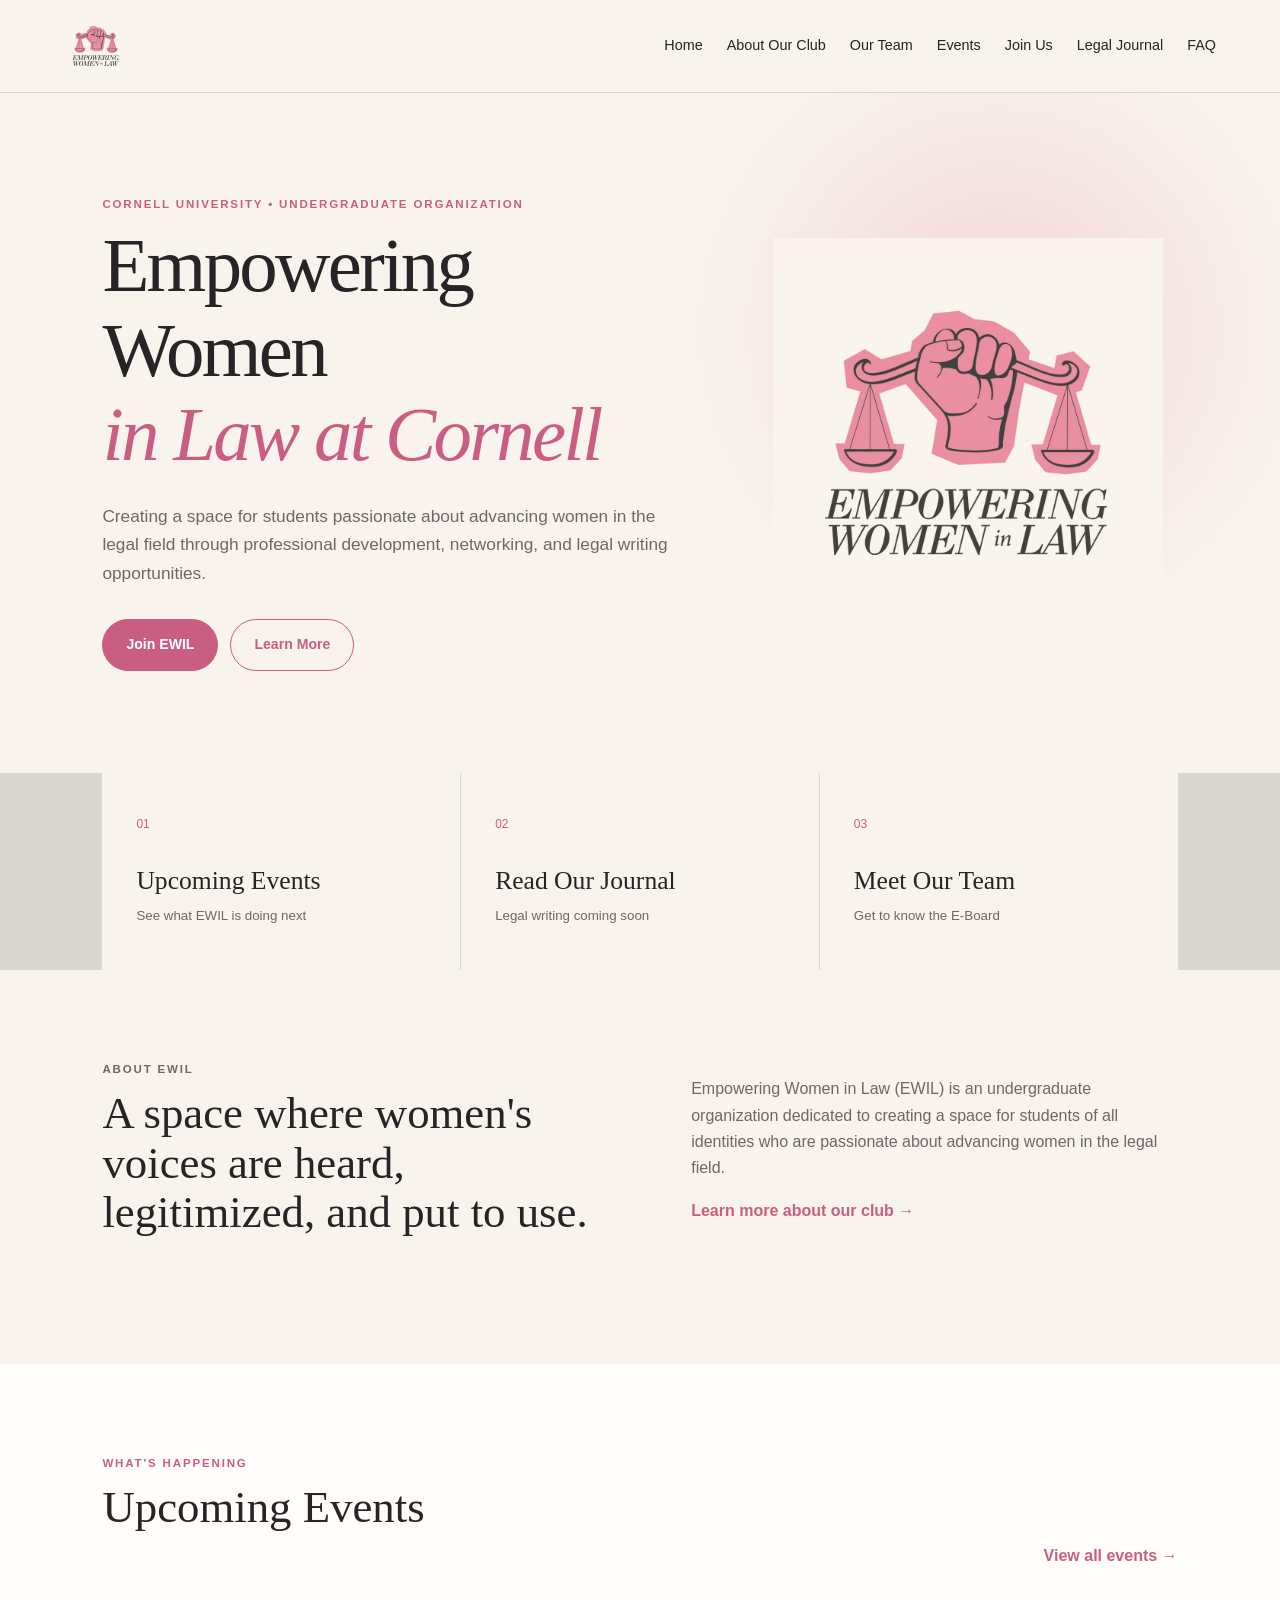
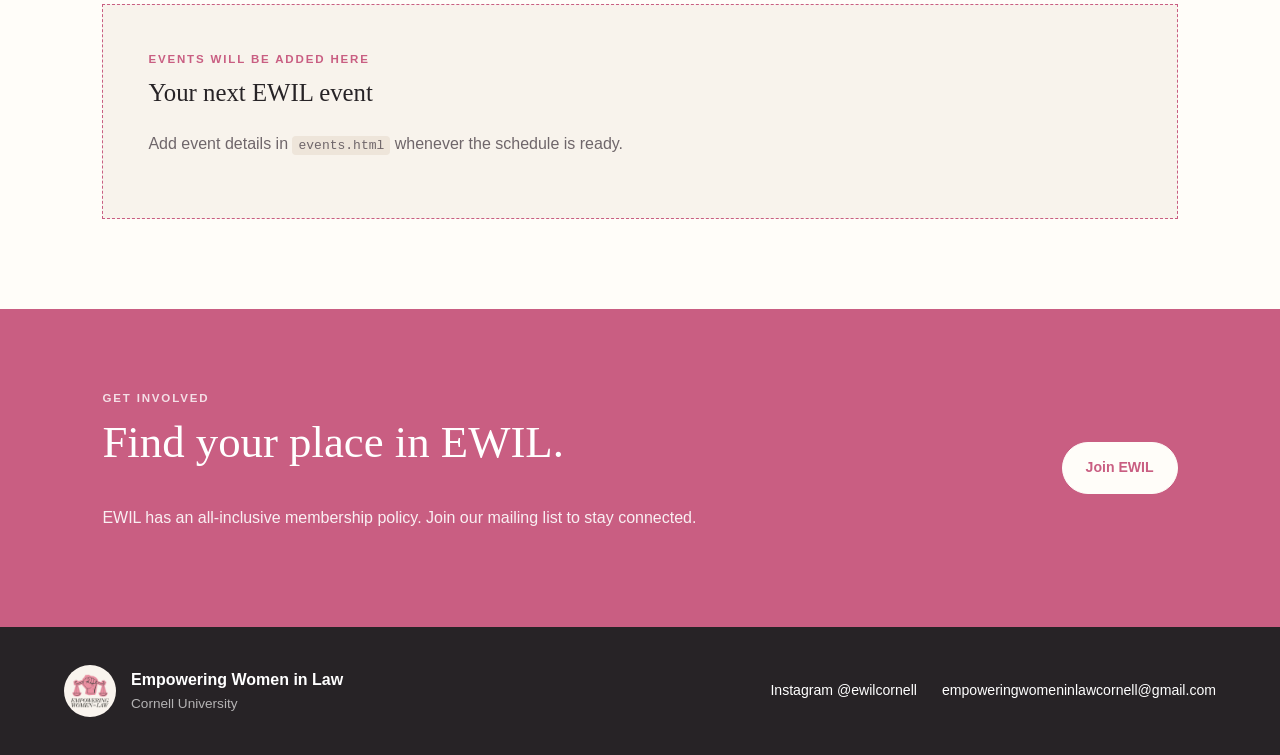
<file: index.html>
<!doctype html><html lang="en"><head><meta charset="UTF-8"><meta name="viewport" content="width=device-width,initial-scale=1.0"><meta name="description" content="Empowering Women in Law at Cornell"><title>Home | Empowering Women in Law at Cornell</title><link rel="stylesheet" href="style.css"></head><body><nav class="site-nav" aria-label="Main navigation">
<a class="brand" href="index.html"><img src="assets/EWIL Logo.jpg" alt="EWIL logo"></a>
<button class="menu-toggle" aria-label="Open navigation" aria-expanded="false">☰</button>
<div class="nav-links">
<a href="index.html">Home</a><a href="about.html">About Our Club</a><a href="team.html">Our Team</a>
<a href="events.html">Events</a><a href="join.html">Join Us</a><a href="journal.html">Legal Journal</a><a href="faq.html">FAQ</a>
</div></nav><main><header class="hero"><div class="hero-copy">
<p class="eyebrow">Cornell University • Undergraduate Organization</p>
<h1>Empowering Women<br><em>in Law at Cornell</em></h1>
<p class="hero-text">Creating a space for students passionate about advancing women in the legal field through professional development, networking, and legal writing opportunities.</p>
<div class="button-row"><a class="button primary" href="join.html">Join EWIL</a><a class="button secondary" href="about.html">Learn More</a></div>
</div><div class="hero-logo"><div class="logo-frame"><img src="assets/EWIL Logo.jpg" alt="Empowering Women in Law logo"></div></div></header>
<section class="quick-links section"><a href="events.html"><span>01</span><strong>Upcoming Events</strong><small>See what EWIL is doing next</small></a>
<a href="journal.html"><span>02</span><strong>Read Our Journal</strong><small>Legal writing coming soon</small></a>
<a href="team.html"><span>03</span><strong>Meet Our Team</strong><small>Get to know the E-Board</small></a></section>
<section class="split-section section"><div><p class="eyebrow">About EWIL</p><h2>A space where women's voices are heard, legitimized, and put to use.</h2></div>
<div><p>Empowering Women in Law (EWIL) is an undergraduate organization dedicated to creating a space for students of all identities who are passionate about advancing women in the legal field.</p>
<a class="text-link" href="about.html">Learn more about our club →</a></div></section>
<section class="feature-section section"><div class="section-heading"><div><p class="eyebrow">What's happening</p><h2>Upcoming Events</h2></div><a class="text-link" href="events.html">View all events →</a></div>
<div class="placeholder-card"><p class="eyebrow">Events will be added here</p><h3>Your next EWIL event</h3><p>Add event details in <code>events.html</code> whenever the schedule is ready.</p></div></section>
<section class="cta-section"><div><p class="eyebrow">Get involved</p><h2>Find your place in EWIL.</h2><p>EWIL has an all-inclusive membership policy. Join our mailing list to stay connected.</p></div><a class="button light" href="join.html">Join EWIL</a></section></main><footer class="site-footer"><div class="footer-inner">
<div class="footer-brand"><img src="assets/EWIL Logo.jpg" alt="EWIL logo"><div><strong>Empowering Women in Law</strong><span>Cornell University</span></div></div>
<div class="footer-links"><a href="https://www.instagram.com/ewilcornell/" target="_blank" rel="noopener">Instagram @ewilcornell</a>
<a href="mailto:empoweringwomeninlawcornell@gmail.com">empoweringwomeninlawcornell@gmail.com</a></div>
</div></footer><script src="script.js"></script></body></html>
</file>
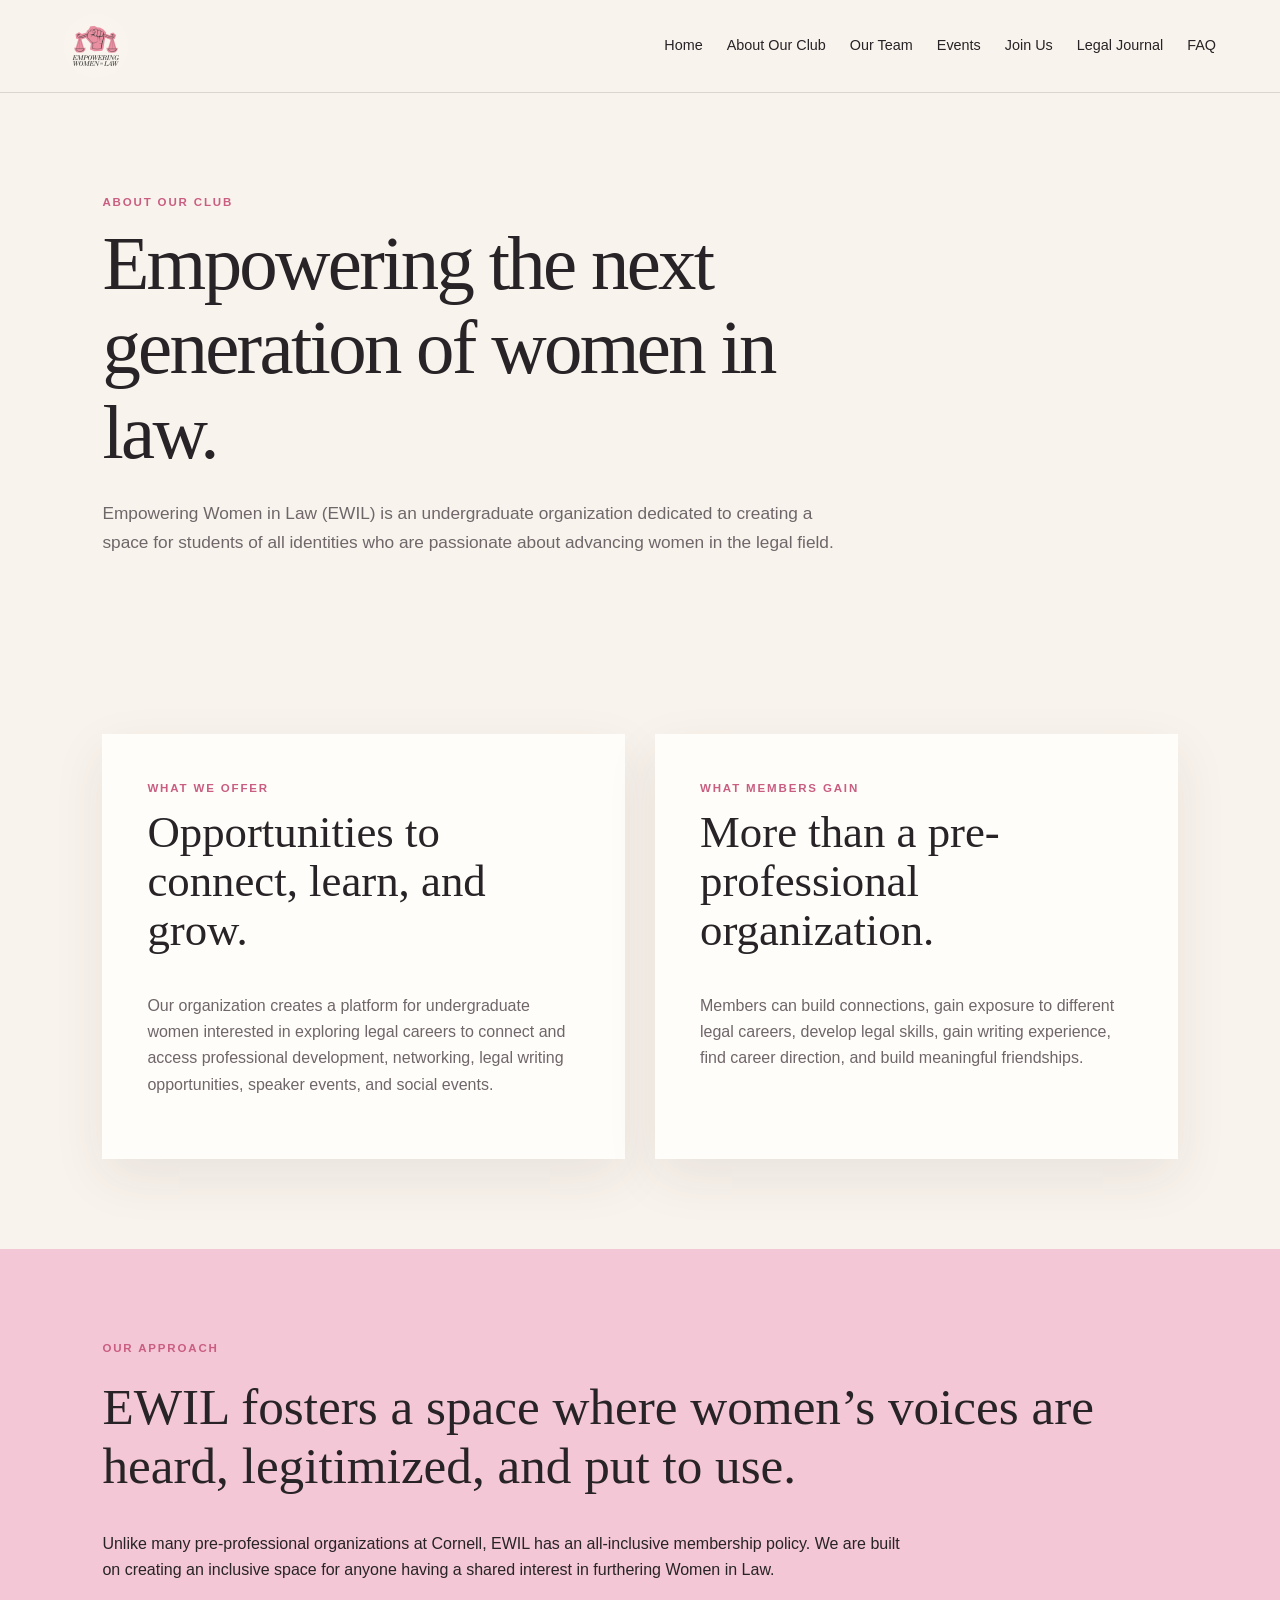
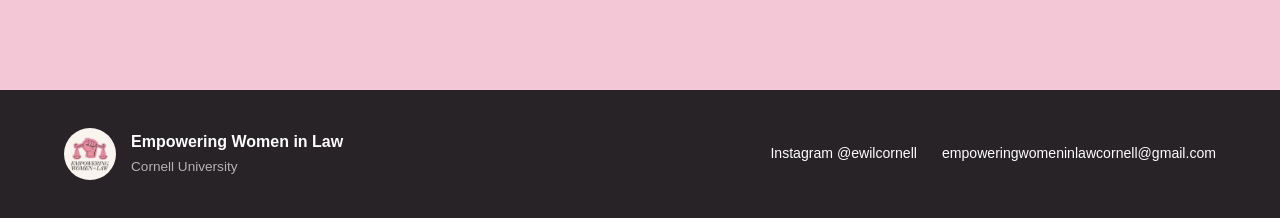
<file: about.html>
<!doctype html><html lang="en"><head><meta charset="UTF-8"><meta name="viewport" content="width=device-width,initial-scale=1.0"><meta name="description" content="Empowering Women in Law at Cornell"><title>About Our Club | Empowering Women in Law at Cornell</title><link rel="stylesheet" href="style.css"></head><body><nav class="site-nav" aria-label="Main navigation">
<a class="brand" href="index.html"><img src="assets/EWIL Logo.jpg" alt="EWIL logo"></a>
<button class="menu-toggle" aria-label="Open navigation" aria-expanded="false">☰</button>
<div class="nav-links">
<a href="index.html">Home</a><a href="about.html">About Our Club</a><a href="team.html">Our Team</a>
<a href="events.html">Events</a><a href="join.html">Join Us</a><a href="journal.html">Legal Journal</a><a href="faq.html">FAQ</a>
</div></nav><main><section class="page-intro"><p class="eyebrow">About Our Club</p><h1>Empowering the next generation of women in law.</h1>
<p>Empowering Women in Law (EWIL) is an undergraduate organization dedicated to creating a space for students of all identities who are passionate about advancing women in the legal field.</p></section>
<section class="content-grid section"><article><p class="eyebrow">What we offer</p><h2>Opportunities to connect, learn, and grow.</h2>
<p>Our organization creates a platform for undergraduate women interested in exploring legal careers to connect and access professional development, networking, legal writing opportunities, speaker events, and social events.</p></article>
<article><p class="eyebrow">What members gain</p><h2>More than a pre-professional organization.</h2>
<p>Members can build connections, gain exposure to different legal careers, develop legal skills, gain writing experience, find career direction, and build meaningful friendships.</p></article></section>
<section class="statement-section section"><p class="eyebrow">Our approach</p><blockquote>EWIL fosters a space where women’s voices are heard, legitimized, and put to use.</blockquote>
<p>Unlike many pre-professional organizations at Cornell, EWIL has an all-inclusive membership policy. We are built on creating an inclusive space for anyone having a shared interest in furthering Women in Law.</p></section></main><footer class="site-footer"><div class="footer-inner">
<div class="footer-brand"><img src="assets/EWIL Logo.jpg" alt="EWIL logo"><div><strong>Empowering Women in Law</strong><span>Cornell University</span></div></div>
<div class="footer-links"><a href="https://www.instagram.com/ewilcornell/" target="_blank" rel="noopener">Instagram @ewilcornell</a>
<a href="mailto:empoweringwomeninlawcornell@gmail.com">empoweringwomeninlawcornell@gmail.com</a></div>
</div></footer><script src="script.js"></script></body></html>
</file>
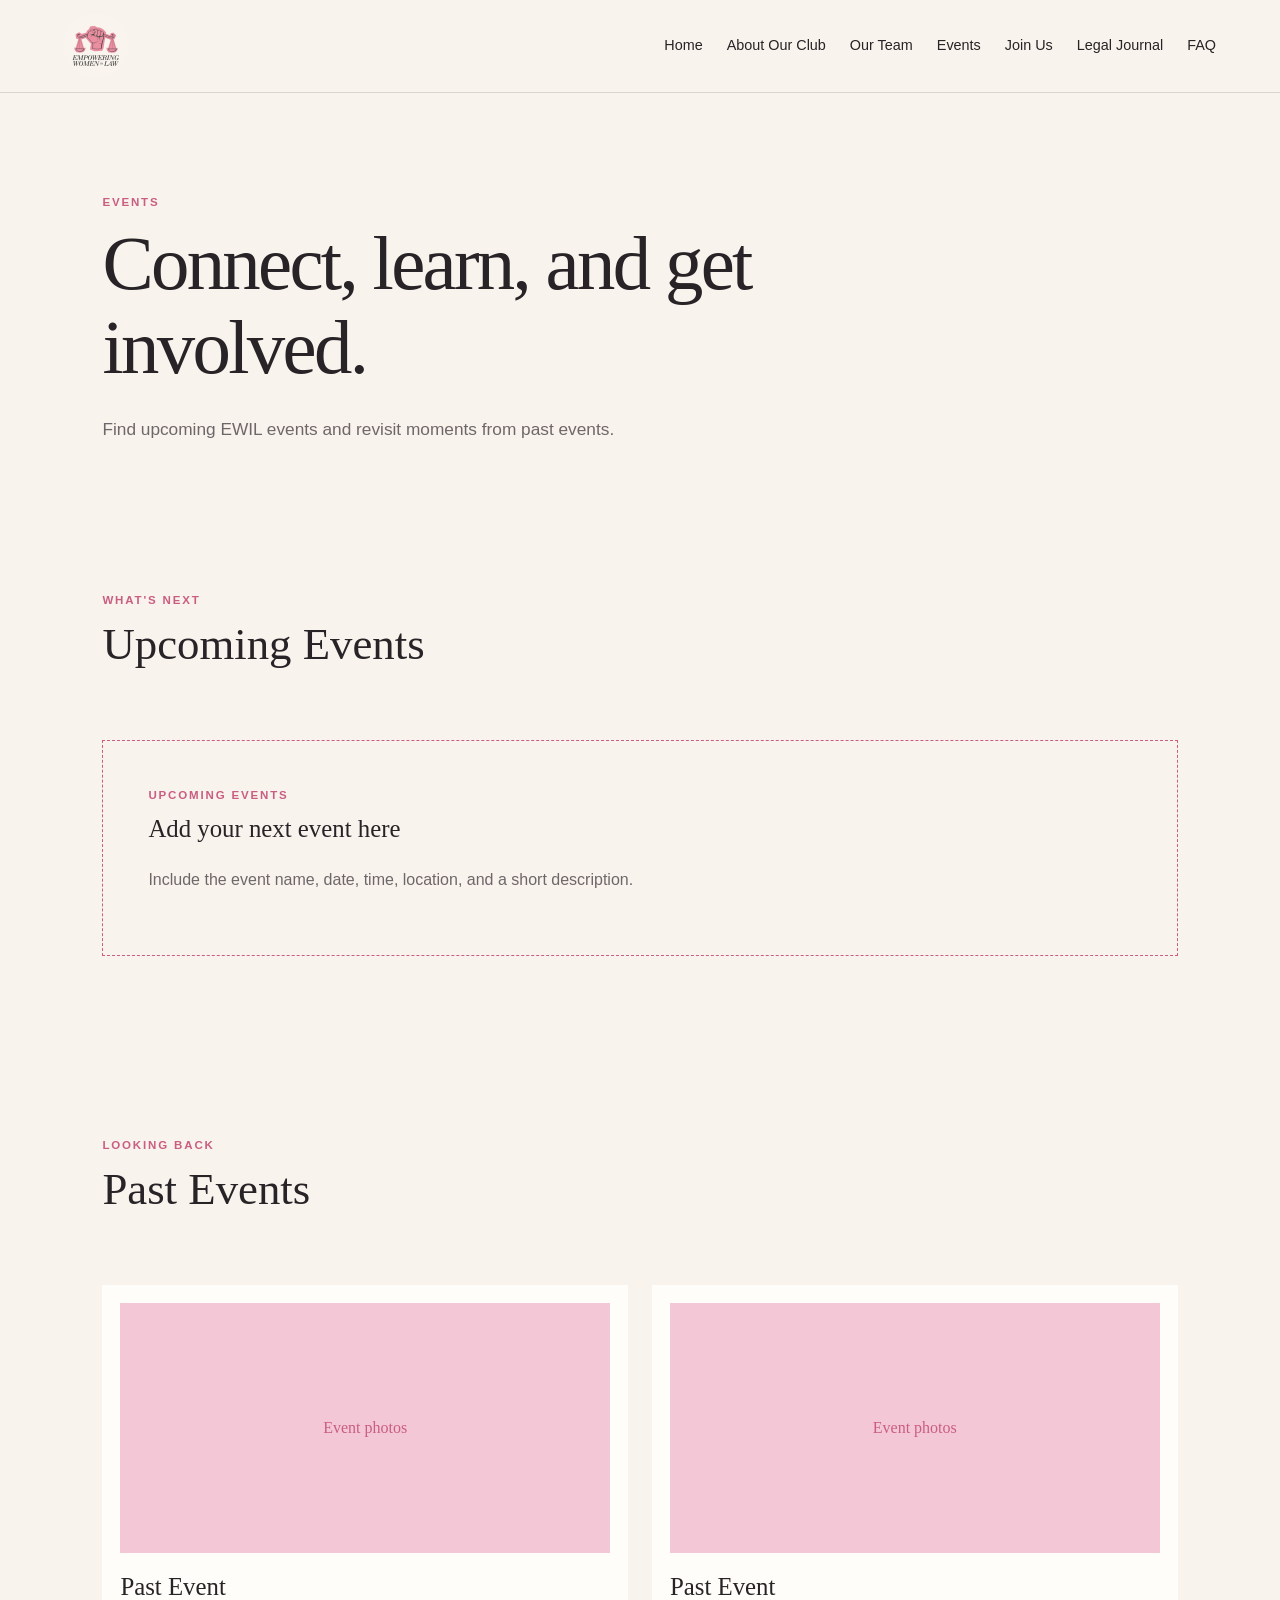
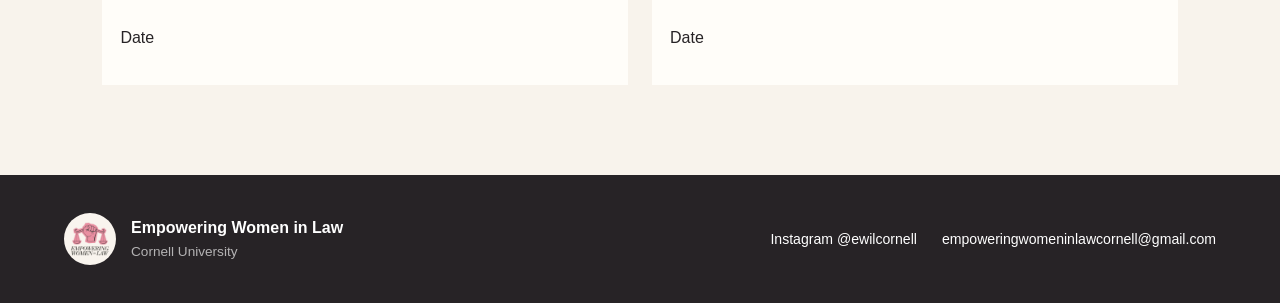
<file: events.html>
<!doctype html><html lang="en"><head><meta charset="UTF-8"><meta name="viewport" content="width=device-width,initial-scale=1.0"><meta name="description" content="Empowering Women in Law at Cornell"><title>Events | Empowering Women in Law at Cornell</title><link rel="stylesheet" href="style.css"></head><body><nav class="site-nav" aria-label="Main navigation">
<a class="brand" href="index.html"><img src="assets/EWIL Logo.jpg" alt="EWIL logo"></a>
<button class="menu-toggle" aria-label="Open navigation" aria-expanded="false">☰</button>
<div class="nav-links">
<a href="index.html">Home</a><a href="about.html">About Our Club</a><a href="team.html">Our Team</a>
<a href="events.html">Events</a><a href="join.html">Join Us</a><a href="journal.html">Legal Journal</a><a href="faq.html">FAQ</a>
</div></nav><main><section class="page-intro compact"><p class="eyebrow">Events</p><h1>Connect, learn, and get involved.</h1>
<p>Find upcoming EWIL events and revisit moments from past events.</p></section>
<section class="events-section section"><div class="section-heading"><div><p class="eyebrow">What's next</p><h2>Upcoming Events</h2></div></div>
<div class="event-placeholder"><p class="eyebrow">Upcoming events</p><h3>Add your next event here</h3><p>Include the event name, date, time, location, and a short description.</p></div></section>
<section class="events-section section"><div class="section-heading"><div><p class="eyebrow">Looking back</p><h2>Past Events</h2></div></div>
<div class="past-events-grid"><article class="past-event"><div class="photo-placeholder">Event photos</div><h3>Past Event</h3><p>Date</p></article>
<article class="past-event"><div class="photo-placeholder">Event photos</div><h3>Past Event</h3><p>Date</p></article></div></section></main><footer class="site-footer"><div class="footer-inner">
<div class="footer-brand"><img src="assets/EWIL Logo.jpg" alt="EWIL logo"><div><strong>Empowering Women in Law</strong><span>Cornell University</span></div></div>
<div class="footer-links"><a href="https://www.instagram.com/ewilcornell/" target="_blank" rel="noopener">Instagram @ewilcornell</a>
<a href="mailto:empoweringwomeninlawcornell@gmail.com">empoweringwomeninlawcornell@gmail.com</a></div>
</div></footer><script src="script.js"></script></body></html>
</file>
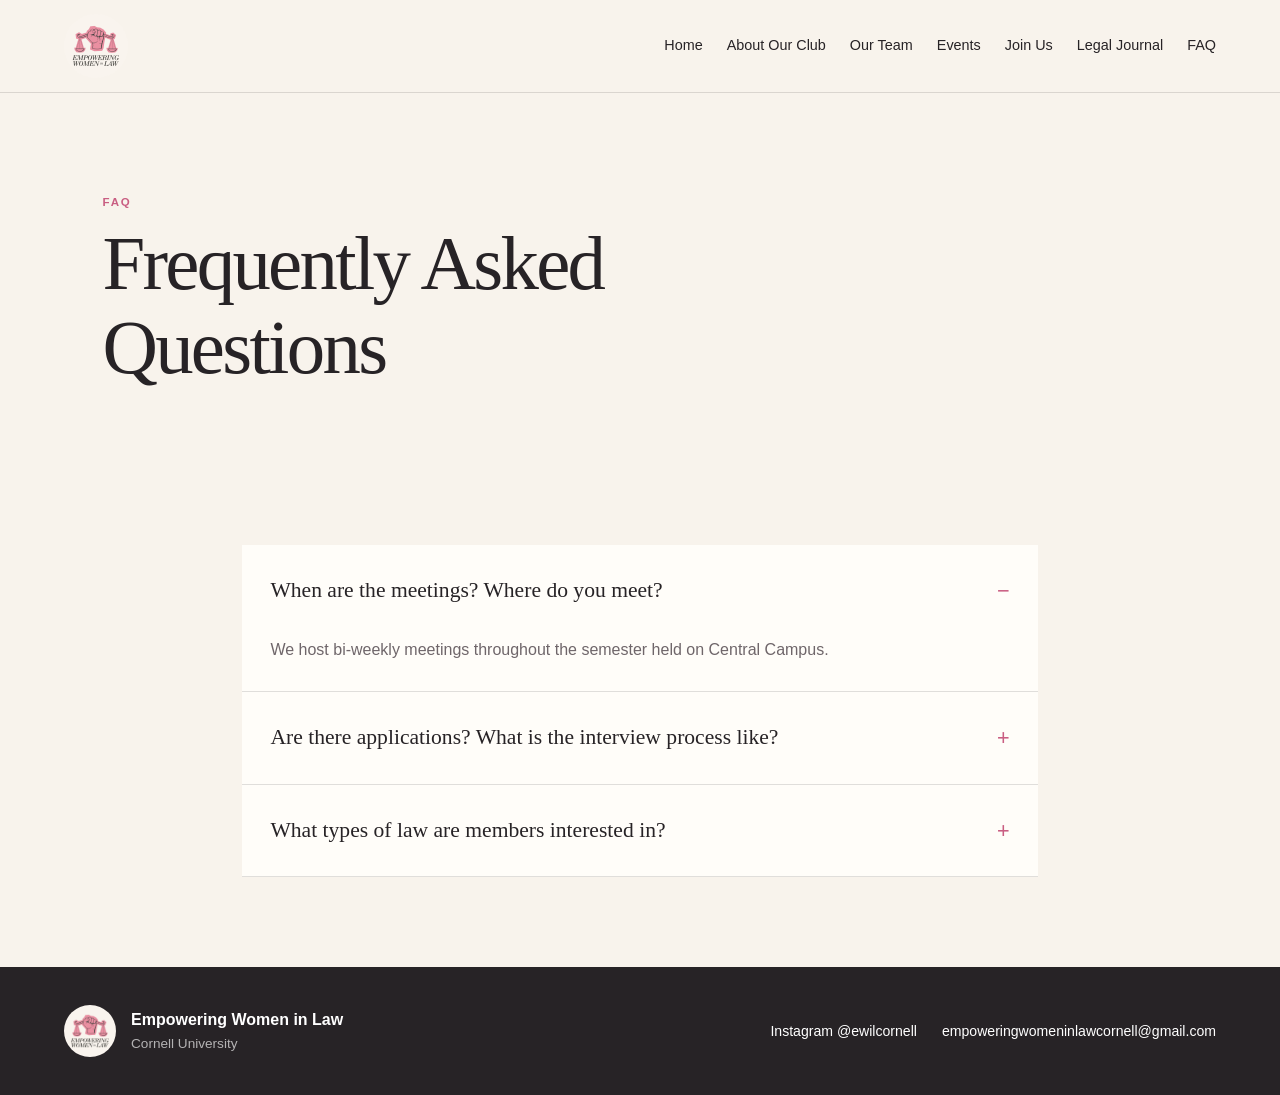
<file: faq.html>
<!doctype html><html lang="en"><head><meta charset="UTF-8"><meta name="viewport" content="width=device-width,initial-scale=1.0"><meta name="description" content="Empowering Women in Law at Cornell"><title>FAQ | Empowering Women in Law at Cornell</title><link rel="stylesheet" href="style.css"></head><body><nav class="site-nav" aria-label="Main navigation">
<a class="brand" href="index.html"><img src="assets/EWIL Logo.jpg" alt="EWIL logo"></a>
<button class="menu-toggle" aria-label="Open navigation" aria-expanded="false">☰</button>
<div class="nav-links">
<a href="index.html">Home</a><a href="about.html">About Our Club</a><a href="team.html">Our Team</a>
<a href="events.html">Events</a><a href="join.html">Join Us</a><a href="journal.html">Legal Journal</a><a href="faq.html">FAQ</a>
</div></nav><main><section class="page-intro compact"><p class="eyebrow">FAQ</p><h1>Frequently Asked Questions</h1></section>
<section class="faq-list section"><details open><summary>When are the meetings? Where do you meet?</summary>
<p>We host bi-weekly meetings throughout the semester held on Central Campus.</p></details>
<details><summary>Are there applications? What is the interview process like?</summary>
<p>Unlike many pre-professional organizations at Cornell, EWIL has an all-inclusive membership policy. We are built on creating an inclusive space for anyone having a shared interest in furthering Women in Law. Even though we do not have a formal application process, feel free to reach out to an E-Board member to learn more about the club and how to get involved.</p></details>
<details><summary>What types of law are members interested in?</summary>
<p>One of the great things about EWIL is that members are interested in a wide range of legal fields. Throughout the year EWIL hosts guest speakers with a variety of experiences in the legal field such as corporate law, public interest, judges, risk management professionals, and more.</p></details></section></main><footer class="site-footer"><div class="footer-inner">
<div class="footer-brand"><img src="assets/EWIL Logo.jpg" alt="EWIL logo"><div><strong>Empowering Women in Law</strong><span>Cornell University</span></div></div>
<div class="footer-links"><a href="https://www.instagram.com/ewilcornell/" target="_blank" rel="noopener">Instagram @ewilcornell</a>
<a href="mailto:empoweringwomeninlawcornell@gmail.com">empoweringwomeninlawcornell@gmail.com</a></div>
</div></footer><script src="script.js"></script></body></html>
</file>
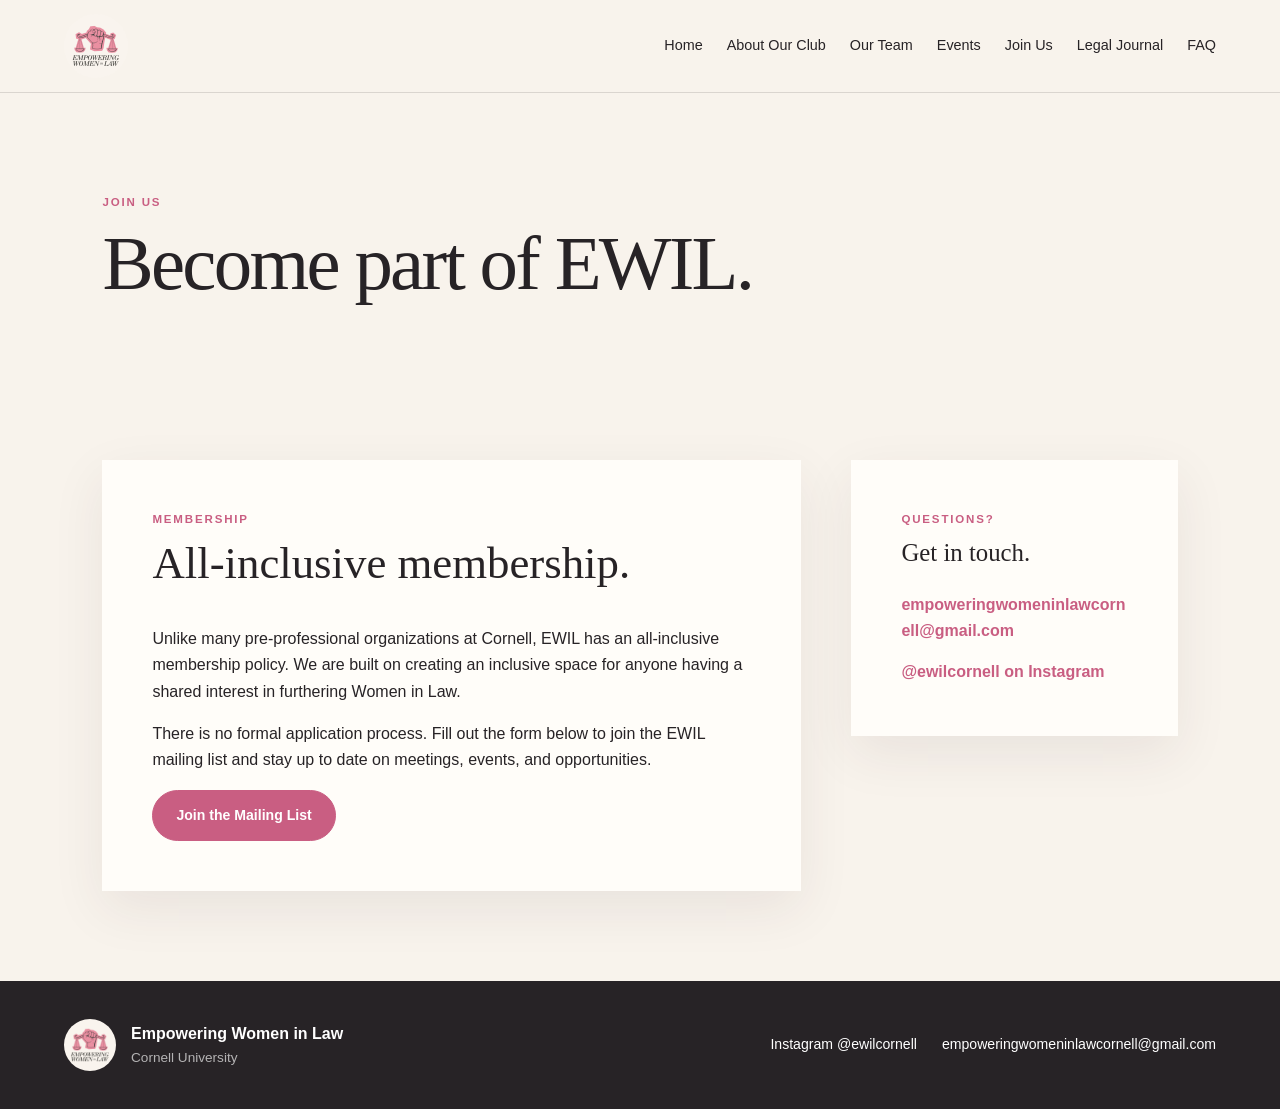
<file: join.html>
<!doctype html><html lang="en"><head><meta charset="UTF-8"><meta name="viewport" content="width=device-width,initial-scale=1.0"><meta name="description" content="Empowering Women in Law at Cornell"><title>Join Us | Empowering Women in Law at Cornell</title><link rel="stylesheet" href="style.css"></head><body><nav class="site-nav" aria-label="Main navigation">
<a class="brand" href="index.html"><img src="assets/EWIL Logo.jpg" alt="EWIL logo"></a>
<button class="menu-toggle" aria-label="Open navigation" aria-expanded="false">☰</button>
<div class="nav-links">
<a href="index.html">Home</a><a href="about.html">About Our Club</a><a href="team.html">Our Team</a>
<a href="events.html">Events</a><a href="join.html">Join Us</a><a href="journal.html">Legal Journal</a><a href="faq.html">FAQ</a>
</div></nav><main><section class="page-intro compact"><p class="eyebrow">Join Us</p><h1>Become part of EWIL.</h1></section>
<section class="join-panel section"><div><p class="eyebrow">Membership</p><h2>All-inclusive membership.</h2>
<p>Unlike many pre-professional organizations at Cornell, EWIL has an all-inclusive membership policy. We are built on creating an inclusive space for anyone having a shared interest in furthering Women in Law.</p>
<p>There is no formal application process. Fill out the form below to join the EWIL mailing list and stay up to date on meetings, events, and opportunities.</p>
<a class="button primary" href="https://cornell.campusgroups.com/EWIL/club_signup" target="_blank" rel="noopener">Join the Mailing List</a></div>
<div class="contact-box"><p class="eyebrow">Questions?</p><h3>Get in touch.</h3>
<a href="mailto:empoweringwomeninlawcornell@gmail.com">empoweringwomeninlawcornell@gmail.com</a>
<a href="https://www.instagram.com/ewilcornell/" target="_blank" rel="noopener">@ewilcornell on Instagram</a></div></section></main><footer class="site-footer"><div class="footer-inner">
<div class="footer-brand"><img src="assets/EWIL Logo.jpg" alt="EWIL logo"><div><strong>Empowering Women in Law</strong><span>Cornell University</span></div></div>
<div class="footer-links"><a href="https://www.instagram.com/ewilcornell/" target="_blank" rel="noopener">Instagram @ewilcornell</a>
<a href="mailto:empoweringwomeninlawcornell@gmail.com">empoweringwomeninlawcornell@gmail.com</a></div>
</div></footer><script src="script.js"></script></body></html>
</file>
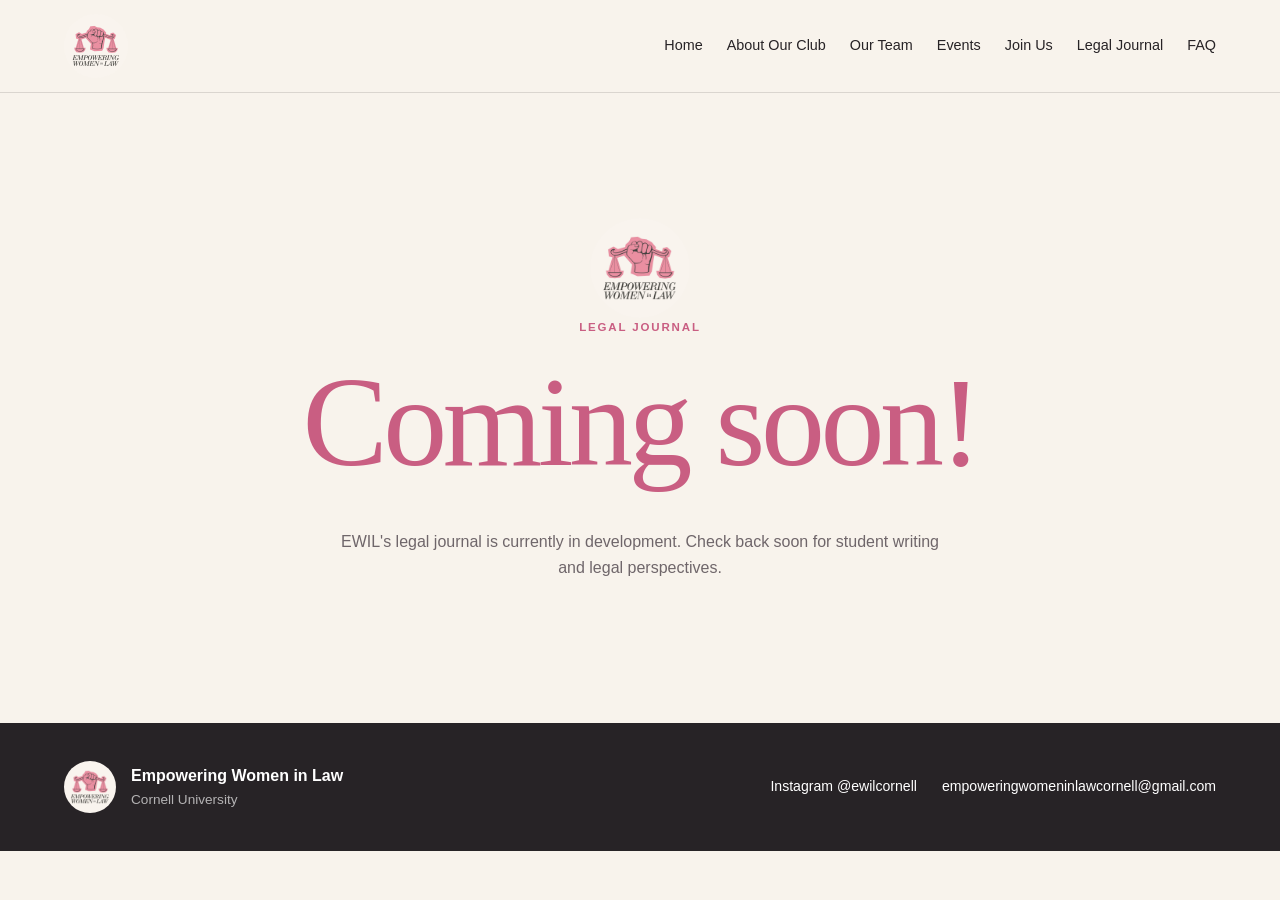
<file: journal.html>
<!doctype html><html lang="en"><head><meta charset="UTF-8"><meta name="viewport" content="width=device-width,initial-scale=1.0"><meta name="description" content="Empowering Women in Law at Cornell"><title>Legal Journal | Empowering Women in Law at Cornell</title><link rel="stylesheet" href="style.css"></head><body><nav class="site-nav" aria-label="Main navigation">
<a class="brand" href="index.html"><img src="assets/EWIL Logo.jpg" alt="EWIL logo"></a>
<button class="menu-toggle" aria-label="Open navigation" aria-expanded="false">☰</button>
<div class="nav-links">
<a href="index.html">Home</a><a href="about.html">About Our Club</a><a href="team.html">Our Team</a>
<a href="events.html">Events</a><a href="join.html">Join Us</a><a href="journal.html">Legal Journal</a><a href="faq.html">FAQ</a>
</div></nav><main><section class="coming-soon"><div class="logo-small"><img src="assets/EWIL Logo.jpg" alt="EWIL logo"></div>
<p class="eyebrow">Legal Journal</p><h1>Coming soon!</h1><p>EWIL's legal journal is currently in development. Check back soon for student writing and legal perspectives.</p></section></main><footer class="site-footer"><div class="footer-inner">
<div class="footer-brand"><img src="assets/EWIL Logo.jpg" alt="EWIL logo"><div><strong>Empowering Women in Law</strong><span>Cornell University</span></div></div>
<div class="footer-links"><a href="https://www.instagram.com/ewilcornell/" target="_blank" rel="noopener">Instagram @ewilcornell</a>
<a href="mailto:empoweringwomeninlawcornell@gmail.com">empoweringwomeninlawcornell@gmail.com</a></div>
</div></footer><script src="script.js"></script></body></html>
</file>
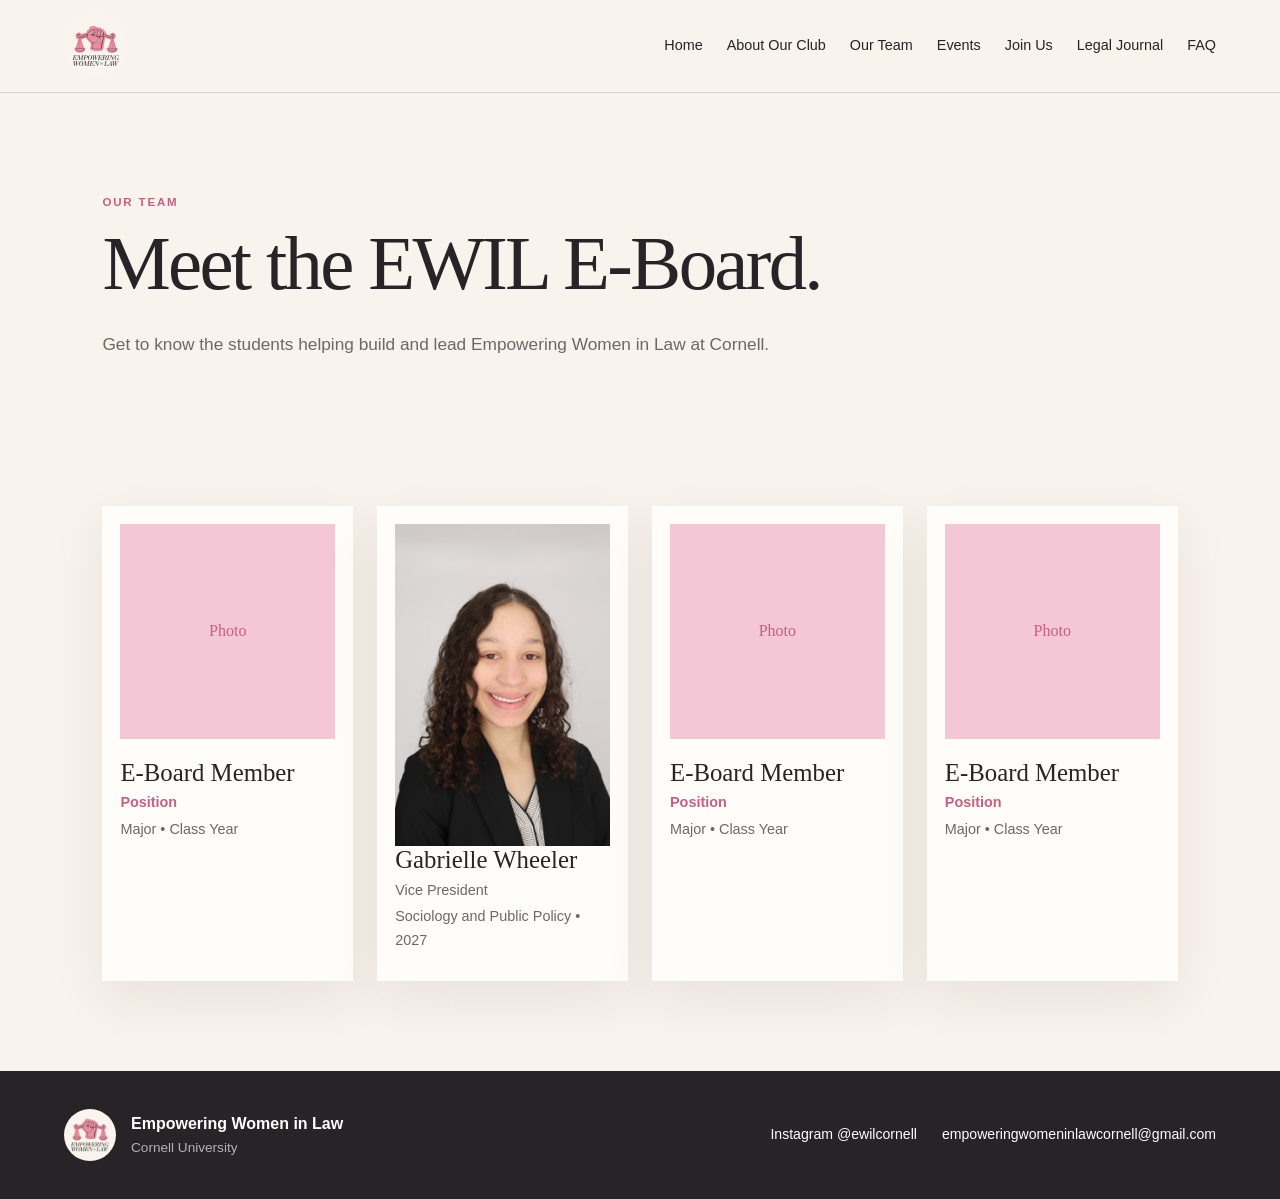
<file: team.html>
<!doctype html><html lang="en"><head><meta charset="UTF-8"><meta name="viewport" content="width=device-width,initial-scale=1.0"><meta name="description" content="Empowering Women in Law at Cornell"><title>Our Team | Empowering Women in Law at Cornell</title><link rel="stylesheet" href="style.css"></head><body><nav class="site-nav" aria-label="Main navigation">
<a class="brand" href="index.html"><img src="assets/EWIL Logo.jpg" alt="EWIL logo"></a>
<button class="menu-toggle" aria-label="Open navigation" aria-expanded="false">☰</button>
<div class="nav-links">
<a href="index.html">Home</a><a href="about.html">About Our Club</a><a href="team.html">Our Team</a>
<a href="events.html">Events</a><a href="join.html">Join Us</a><a href="journal.html">Legal Journal</a><a href="faq.html">FAQ</a>
</div></nav><main><section class="page-intro compact"><p class="eyebrow">Our Team</p><h1>Meet the EWIL E-Board.</h1>
<p>Get to know the students helping build and lead Empowering Women in Law at Cornell.</p></section>
<section class="team-grid section">
<!-- Replace these placeholders with the final E-Board information. -->
<article class="team-card"><div class="headshot-placeholder">Photo</div><h3>E-Board Member</h3><p class="position">Position</p><p>Major • Class Year</p></article>
<article class="team-card"><img class="headshot" src="assets/vp-jpg.jpeg" alt="Gabrielle Wheeler"><h3>Gabrielle Wheeler</h3><p>Vice President</p><p>Sociology and Public Policy • 2027</p></article>
<article class="team-card"><div class="headshot-placeholder">Photo</div><h3>E-Board Member</h3><p class="position">Position</p><p>Major • Class Year</p></article>
<article class="team-card"><div class="headshot-placeholder">Photo</div><h3>E-Board Member</h3><p class="position">Position</p><p>Major • Class Year</p></article>
</section></main><footer class="site-footer"><div class="footer-inner">
<div class="footer-brand"><img src="assets/EWIL Logo.jpg" alt="EWIL logo"><div><strong>Empowering Women in Law</strong><span>Cornell University</span></div></div>
<div class="footer-links"><a href="https://www.instagram.com/ewilcornell/" target="_blank" rel="noopener">Instagram @ewilcornell</a>
<a href="mailto:empoweringwomeninlawcornell@gmail.com">empoweringwomeninlawcornell@gmail.com</a></div>
</div></footer><script src="script.js"></script></body></html>
</file>
<file: style.css>
*{box-sizing:border-box} :root{--pink:#e784a4;--pink-dark:#c95e82;--pink-soft:#f3c7d5;--cream:#f8f3ec;--white:#fffdf9;--ink:#272326;--muted:#6f666a;--line:rgba(39,35,38,.14);--serif:Georgia,"Times New Roman",serif;--sans:"Helvetica Neue",Helvetica,Arial,sans-serif}
html{scroll-behavior:smooth}body{margin:0;background:var(--cream);color:var(--ink);font-family:var(--sans);line-height:1.65}a{color:inherit;text-decoration:none}img{max-width:100%;display:block}
.site-nav{min-height:86px;padding:14px 5vw;display:flex;align-items:center;justify-content:space-between;gap:28px;background:rgba(248,243,236,.96);border-bottom:1px solid var(--line);position:sticky;top:0;z-index:10;backdrop-filter:blur(10px)}
.brand img{width:64px;height:64px;border-radius:50%;object-fit:cover}.nav-links{display:flex;gap:24px;align-items:center;font-size:.9rem}.nav-links a{padding:8px 0;border-bottom:1px solid transparent}.nav-links a:hover{border-color:var(--pink-dark);color:var(--pink-dark)}.menu-toggle{display:none;border:0;background:transparent;font-size:1.6rem;color:var(--ink)}
.hero{min-height:650px;padding:8vw;display:grid;grid-template-columns:1.15fr .85fr;align-items:center;gap:7vw;background:radial-gradient(circle at 78% 35%,rgba(231,132,164,.28),transparent 28%),var(--cream)}
.eyebrow{margin:0 0 10px;text-transform:uppercase;letter-spacing:.16em;font-size:.72rem;font-weight:700;color:var(--pink-dark)}h1,h2,h3{line-height:1.1;margin-top:0}h1{font-family:var(--serif);font-size:clamp(3.1rem,6vw,6.5rem);font-weight:400;letter-spacing:-.035em;margin-bottom:24px}h1 em{color:var(--pink-dark);font-style:italic}h2{font-family:var(--serif);font-size:clamp(2rem,3.5vw,3.5rem);font-weight:400}h3{font-family:var(--serif);font-size:1.55rem;font-weight:500}
.hero-text{max-width:650px;font-size:1.08rem;color:var(--muted)}.hero-logo{display:flex;justify-content:center}.logo-frame{width:min(390px,70vw);aspect-ratio:1;display:flex;align-items:center;justify-content:center}.logo-frame img{width:100%;height:100%;object-fit:contain}
.button-row{display:flex;flex-wrap:wrap;gap:12px;margin-top:32px}.button{display:inline-block;padding:13px 23px;border-radius:999px;font-size:.88rem;font-weight:700;border:1px solid var(--pink-dark)}.button.primary{background:var(--pink-dark);color:white}.button.secondary{background:transparent;color:var(--pink-dark)}.button.light{background:var(--white);color:var(--pink-dark);border-color:var(--white)}
.section{padding:90px 8vw}.quick-links{display:grid;grid-template-columns:repeat(3,1fr);gap:1px;background:var(--line);padding-top:0;padding-bottom:0}.quick-links a{padding:42px 34px;background:var(--cream)}.quick-links a:hover{background:var(--pink-soft)}.quick-links span{display:block;color:var(--pink-dark);font-size:.75rem;margin-bottom:25px}.quick-links strong{display:block;font-family:var(--serif);font-size:1.6rem;font-weight:400}.quick-links small{color:var(--muted)}
.split-section{display:grid;grid-template-columns:1fr 1fr;gap:8vw;align-items:start}.split-section p{color:var(--muted)}.text-link{color:var(--pink-dark);font-weight:700}.feature-section{background:var(--white)}.section-heading{display:flex;justify-content:space-between;gap:30px;align-items:end;margin-bottom:34px}.placeholder-card,.event-placeholder{border:1px dashed var(--pink-dark);padding:45px;background:var(--cream)}.placeholder-card p:last-child,.event-placeholder p:last-child{color:var(--muted)}
.cta-section{padding:80px 8vw;background:var(--pink-dark);color:white;display:flex;justify-content:space-between;align-items:center;gap:40px}.cta-section .eyebrow{color:white;opacity:.8}.cta-section p{max-width:650px;opacity:.9}
.page-intro{padding:100px 8vw 70px;max-width:1000px}.page-intro.compact{padding-bottom:40px}.page-intro h1{font-size:clamp(3rem,6vw,5.5rem)}.page-intro>p:last-child{max-width:760px;color:var(--muted);font-size:1.08rem}
.content-grid{display:grid;grid-template-columns:1fr 1fr;gap:30px}.content-grid article{background:var(--white);padding:45px;box-shadow:0 18px 50px rgba(60,35,45,.08)}.content-grid article p:last-child{color:var(--muted)}.statement-section{background:var(--pink-soft)}blockquote{font-family:var(--serif);font-size:clamp(2rem,4vw,4rem);line-height:1.15;margin:20px 0 35px;max-width:1000px}.statement-section>p:last-child{max-width:800px}
.team-grid{display:grid;grid-template-columns:repeat(4,1fr);gap:24px}.team-card{background:var(--white);padding:18px 18px 25px;box-shadow:0 18px 50px rgba(60,35,45,.08)}.headshot-placeholder{aspect-ratio:1;background:var(--pink-soft);display:grid;place-items:center;color:var(--pink-dark);font-family:var(--serif);margin-bottom:20px}.team-card h3{margin-bottom:5px}.team-card p{margin:3px 0;color:var(--muted);font-size:.9rem}.team-card .position{color:var(--pink-dark);font-weight:700}
.past-events-grid{display:grid;grid-template-columns:repeat(2,1fr);gap:24px}.past-event{background:var(--white);padding:18px}.photo-placeholder{min-height:250px;background:var(--pink-soft);display:grid;place-items:center;color:var(--pink-dark);font-family:var(--serif);margin-bottom:20px}
.join-panel{display:grid;grid-template-columns:1.5fr .7fr;gap:50px}.join-panel>div{background:var(--white);padding:50px;box-shadow:0 18px 50px rgba(60,35,45,.08)}.contact-box{align-self:start}.contact-box a{display:block;color:var(--pink-dark);font-weight:700;margin-top:15px;overflow-wrap:anywhere}
.coming-soon{min-height:70vh;display:grid;place-items:center;text-align:center;padding:80px 8vw;align-content:center}.coming-soon h1{font-size:clamp(4rem,10vw,8rem);color:var(--pink-dark);margin:5px 0 20px}.coming-soon>p:last-child{max-width:600px;color:var(--muted)}.logo-small img{width:100px;height:100px;object-fit:cover;border-radius:50%;margin:auto}
.faq-list{max-width:1000px;margin:auto}details{background:var(--white);border-bottom:1px solid var(--line);padding:0 28px}summary{cursor:pointer;list-style:none;padding:28px 0;font-family:var(--serif);font-size:1.35rem}summary::-webkit-details-marker{display:none}summary::after{content:"+";float:right;color:var(--pink-dark);font-family:var(--sans)}details[open] summary::after{content:"−"}details p{color:var(--muted);max-width:850px;padding:0 0 28px;margin:0}
.site-footer{background:var(--ink);color:white;padding:38px 5vw}.footer-inner{display:flex;justify-content:space-between;gap:30px;align-items:center}.footer-brand{display:flex;align-items:center;gap:15px}.footer-brand img{width:52px;height:52px;border-radius:50%;object-fit:cover}.footer-brand strong,.footer-brand span{display:block}.footer-brand span{opacity:.65;font-size:.85rem}.footer-links{display:flex;gap:25px;flex-wrap:wrap;font-size:.88rem}.footer-links a:hover{color:var(--pink-soft)}
code{background:#eee5da;padding:2px 6px;border-radius:4px}
@media(max-width:900px){.nav-links{display:none;position:absolute;left:0;right:0;top:85px;background:var(--cream);padding:20px 5vw 30px;flex-direction:column;align-items:flex-start;border-bottom:1px solid var(--line)}.nav-links.open{display:flex}.menu-toggle{display:block}.hero{grid-template-columns:1fr;text-align:center}.hero-text{margin-left:auto;margin-right:auto}.button-row{justify-content:center}.quick-links,.split-section,.content-grid,.join-panel{grid-template-columns:1fr}.team-grid{grid-template-columns:repeat(2,1fr)}.past-events-grid{grid-template-columns:1fr}.section-heading{align-items:flex-start}.cta-section{display:flex}.footer-inner{align-items:flex-start;flex-direction:column}}
@media(max-width:560px){.site-nav{min-height:74px}.brand img{width:54px;height:54px}.nav-links{top:73px}.hero{min-height:auto;padding-top:65px}.section,.page-intro{padding:65px 6vw}.team-grid{grid-template-columns:1fr}.quick-links a{padding:32px 25px}.content-grid article,.join-panel>div{padding:30px}.footer-links{flex-direction:column;gap:8px}}
</file>
